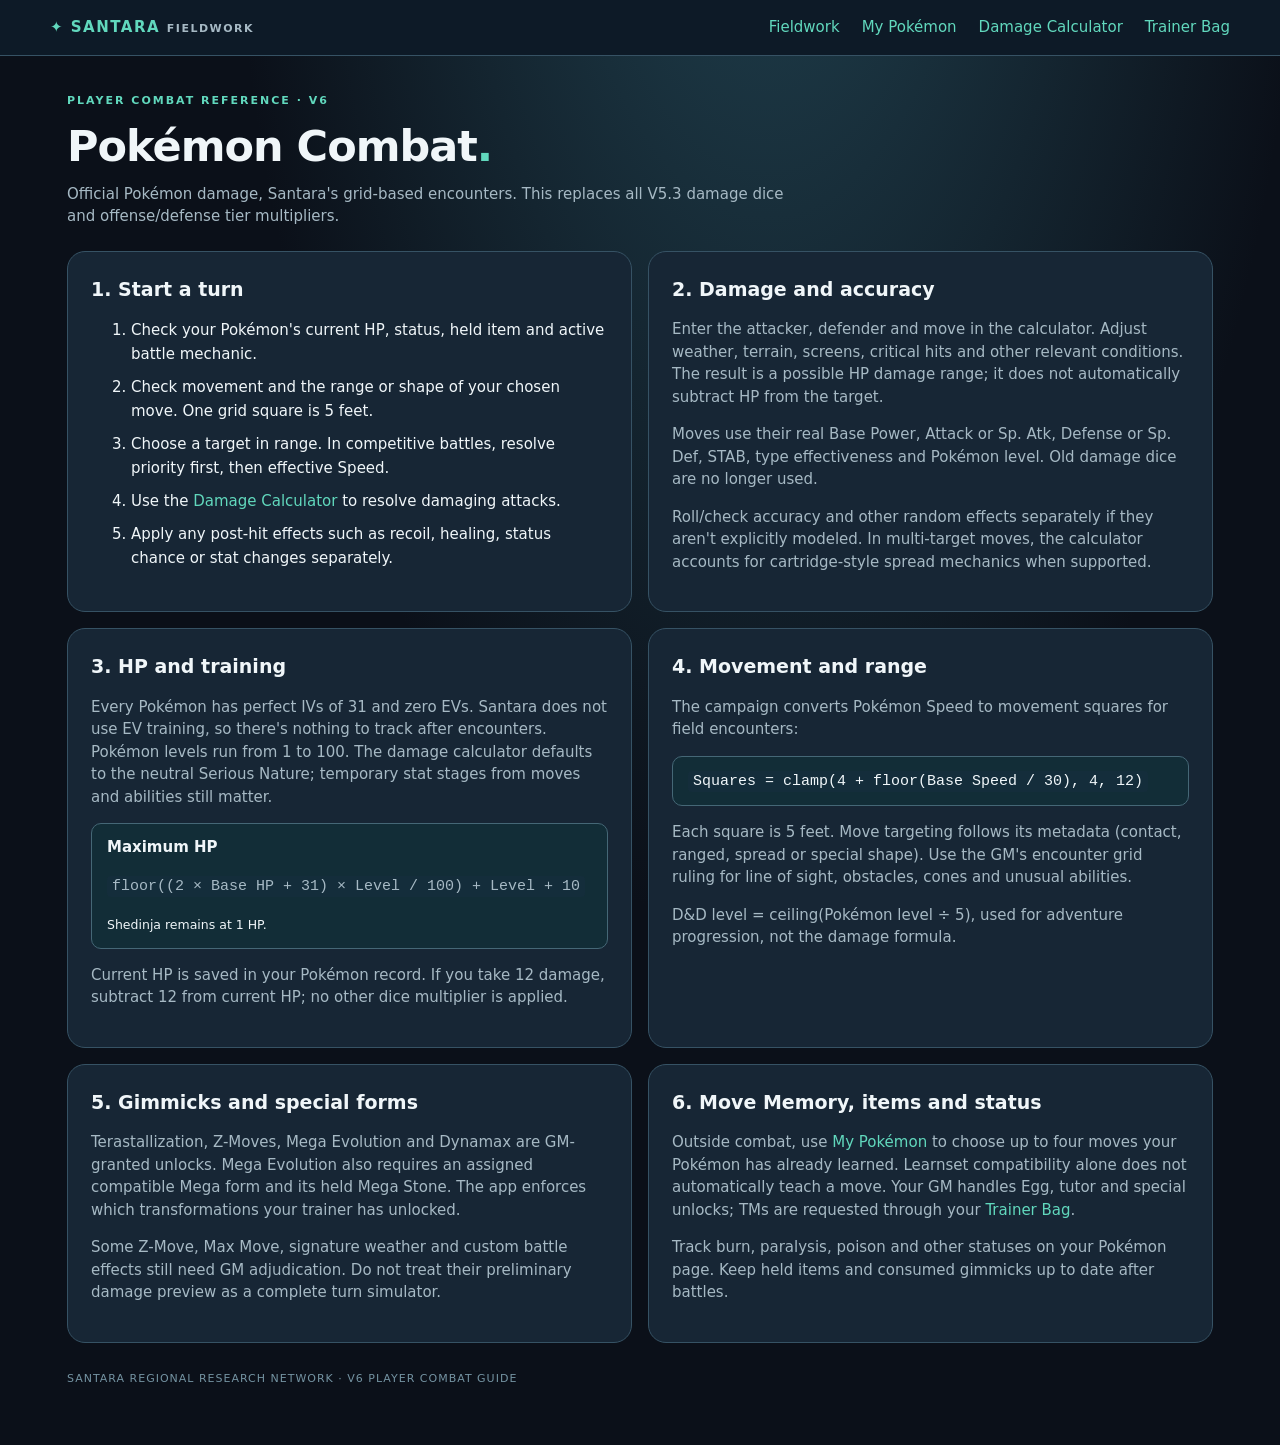
<file: combat-guide.html>
<!doctype html>
<html lang="en">
<head>
<meta charset="utf-8"><meta name="viewport" content="width=device-width,initial-scale=1">
<meta name="theme-color" content="#0b1019">
<title>V6 Combat Guide · Santara Fieldwork</title>
<link rel="stylesheet" href="./pokemon-party.css">
<style>
.combat-layout{display:grid;grid-template-columns:repeat(2,minmax(0,1fr));gap:16px;margin:18px 0}
.combat-layout .panel{margin:0}
.combat-layout h2{font-size:19px;margin:0 0 12px}
.combat-layout li{margin:9px 0;line-height:1.6}
.combat-layout code{background:#142d3b;border-radius:4px;padding:2px 5px}
.combat-formula{padding:12px 15px;background:#122d37;border:1px solid #456776;border-radius:10px;overflow-wrap:anywhere}
@media(max-width:790px){.combat-layout{grid-template-columns:1fr}}
</style>
</head>
<body>
<header class="bar"><a class="brand" href="./index.html">✦ SANTARA <span>FIELDWORK</span></a><nav><a href="./index.html">Fieldwork</a><a href="./pokemon-party.html">My Pokémon</a><a href="./damage-calculator.html">Damage Calculator</a><a href="./inventory.html">Trainer Bag</a></nav></header>
<main class="shell">
<section class="hero"><div><span class="eyebrow">PLAYER COMBAT REFERENCE · V6</span><h1>Pokémon Combat<span class="accent">.</span></h1><p>Official Pokémon damage, Santara's grid-based encounters. This replaces all V5.3 damage dice and offense/defense tier multipliers.</p></div></section>
<div class="combat-layout">
<section class="panel"><h2>1. Start a turn</h2><ol><li>Check your Pokémon's current HP, status, held item and active battle mechanic.</li><li>Check movement and the range or shape of your chosen move. One grid square is 5 feet.</li><li>Choose a target in range. In competitive battles, resolve priority first, then effective Speed.</li><li>Use the <a href="./damage-calculator.html">Damage Calculator</a> to resolve damaging attacks.</li><li>Apply any post-hit effects such as recoil, healing, status chance or stat changes separately.</li></ol></section>
<section class="panel"><h2>2. Damage and accuracy</h2><p>Enter the attacker, defender and move in the calculator. Adjust weather, terrain, screens, critical hits and other relevant conditions. The result is a possible HP damage range; it does not automatically subtract HP from the target.</p><p>Moves use their real Base Power, Attack or Sp. Atk, Defense or Sp. Def, STAB, type effectiveness and Pokémon level. Old damage dice are no longer used.</p><p>Roll/check accuracy and other random effects separately if they aren't explicitly modeled. In multi-target moves, the calculator accounts for cartridge-style spread mechanics when supported.</p></section>
<section class="panel"><h2>3. HP and training</h2><p>Every Pokémon has perfect IVs of 31 and zero EVs. Santara does not use EV training, so there's nothing to track after encounters. Pokémon levels run from 1 to 100. The damage calculator defaults to the neutral Serious Nature; temporary stat stages from moves and abilities still matter.</p><div class="combat-formula"><b>Maximum HP</b><p><code>floor((2 × Base HP + 31) × Level / 100) + Level + 10</code></p><small>Shedinja remains at 1 HP.</small></div><p>Current HP is saved in your Pokémon record. If you take 12 damage, subtract 12 from current HP; no other dice multiplier is applied.</p></section>
<section class="panel"><h2>4. Movement and range</h2><p>The campaign converts Pokémon Speed to movement squares for field encounters:</p><div class="combat-formula"><code>Squares = clamp(4 + floor(Base Speed / 30), 4, 12)</code></div><p>Each square is 5 feet. Move targeting follows its metadata (contact, ranged, spread or special shape). Use the GM's encounter grid ruling for line of sight, obstacles, cones and unusual abilities.</p><p>D&amp;D level = ceiling(Pokémon level ÷ 5), used for adventure progression, not the damage formula.</p></section>
<section class="panel"><h2>5. Gimmicks and special forms</h2><p>Terastallization, Z-Moves, Mega Evolution and Dynamax are GM-granted unlocks. Mega Evolution also requires an assigned compatible Mega form and its held Mega Stone. The app enforces which transformations your trainer has unlocked.</p><p>Some Z-Move, Max Move, signature weather and custom battle effects still need GM adjudication. Do not treat their preliminary damage preview as a complete turn simulator.</p></section>
<section class="panel"><h2>6. Move Memory, items and status</h2><p>Outside combat, use <a href="./pokemon-party.html">My Pokémon</a> to choose up to four moves your Pokémon has already learned. Learnset compatibility alone does not automatically teach a move. Your GM handles Egg, tutor and special unlocks; TMs are requested through your <a href="./inventory.html">Trainer Bag</a>.</p><p>Track burn, paralysis, poison and other statuses on your Pokémon page. Keep held items and consumed gimmicks up to date after battles.</p></section>
</div>
<footer>SANTARA REGIONAL RESEARCH NETWORK · V6 PLAYER COMBAT GUIDE</footer>
</main>
</body></html>
</file>
<file: pokemon-party.css>
:root{color-scheme:dark;--bg:#0b1019;--panel:#172635;--panel2:#1d3040;--edge:#365264;--text:#f0f6f9;--muted:#a6b9c4;--teal:#61d8bd;--gold:#f3ca81}
*{box-sizing:border-box}body{margin:0;background:radial-gradient(ellipse at 60% -20%,#214351 0%,transparent 50%),var(--bg);color:var(--text);font:15px/1.5 system-ui,-apple-system,"Segoe UI",sans-serif;min-height:100vh}button,input,select,textarea{font:inherit}button{cursor:pointer}button:disabled{opacity:.48;cursor:not-allowed}a{color:var(--teal);text-decoration:none}.bar{border-bottom:1px solid var(--edge);background:#0d1a27;padding:16px max(24px,calc((100vw - 1180px)/2));display:flex;justify-content:space-between;align-items:center;gap:20px}.brand{font-weight:850;letter-spacing:1.5px}.brand span{color:var(--muted);font-size:11px}.bar nav{display:flex;gap:22px}.shell{max-width:1190px;padding:32px 22px;margin:auto}.hero{display:flex;justify-content:space-between;gap:15px;align-items:center;margin-bottom:23px}.hero h1{font-size:clamp(30px,4vw,43px);letter-spacing:-1px;margin:4px 0}.hero p{color:var(--muted);margin:0;max-width:720px}.eyebrow{font-size:11px;font-weight:750;letter-spacing:2px;color:var(--teal)}.accent{color:var(--teal)}.chip,.tag{font-size:12px;padding:6px 11px;border:1px solid #517785;border-radius:999px;color:#c4e8e2;background:#183440}.chip{white-space:nowrap}.panel{background:var(--panel);border:1px solid var(--edge);border-radius:18px;padding:23px;margin-bottom:18px}.panel h2,.panel h3{margin:0 0 12px}.panel p{color:var(--muted)}.toolbar{display:flex;justify-content:space-between;align-items:center;gap:10px;margin-bottom:16px;flex-wrap:wrap}.toolbar h2{margin:0}.tabs{display:flex;gap:9px;flex-wrap:wrap}.btn{border:1px solid #4b7783;background:#23414b;color:var(--text);padding:9px 14px;border-radius:10px;font-weight:700}.btn:hover{border-color:var(--teal)}.btn.primary{color:#062821;background:var(--teal);border-color:var(--teal)}.btn.danger{color:#ffc4c2;border-color:#8b5a5a}.btn.small{padding:6px 10px;font-size:12px}.poke-grid{display:grid;grid-template-columns:repeat(3,minmax(0,1fr));gap:13px}.poke-card{border:1px solid #345467;background:linear-gradient(155deg,#1e3746,#132535);border-radius:16px;padding:16px;text-align:left;width:100%;color:var(--text);display:flex;gap:12px;align-items:center;min-width:0}.poke-card:hover{border-color:var(--teal)}.poke-art{width:96px;height:96px;object-fit:contain;flex-shrink:0}.poke-card .name{font-weight:800;font-size:17px}.poke-card .sub{font-size:12px;color:var(--muted)}.poke-info{flex:1;min-width:0}.hpbar{height:8px;border-radius:99px;background:#35485a;overflow:hidden;margin:9px 0 3px}.hpbar i{display:block;height:100%;background:#61ce96;border-radius:99px}.hpbar.low i{background:#e69d65}.hpbar.critical i{background:#de7878}.empty{border:1px dashed #4b6671;background:#132431;border-radius:15px;padding:31px;text-align:center;color:var(--muted)}.columns{display:grid;grid-template-columns:1fr 1fr;gap:17px}.stats-grid{display:grid;grid-template-columns:repeat(3,1fr);gap:10px}.stat{border:1px solid #3b5765;background:#102431;padding:14px;border-radius:12px}.stat b{display:block;font-size:24px}.stat small{color:var(--muted);font-size:11px}.detail-head{display:flex;gap:19px;align-items:center}.detail-head img{width:150px;height:150px;object-fit:contain}.detail-head h2{font-size:28px;margin:0}.detail-head p{margin:5px 0}.form-grid{display:grid;grid-template-columns:repeat(2,minmax(0,1fr));gap:13px}.field{display:flex;flex-direction:column;gap:5px;font-size:12px;color:var(--muted);font-weight:700}.field.full{grid-column:1/-1}input,select,textarea{background:#0d1d2c;color:white;padding:10px 12px;border:1px solid #416073;border-radius:10px;width:100%;min-width:0}textarea{resize:vertical;min-height:75px}.hint{font-size:12px;color:var(--muted)}.actions{display:flex;gap:9px;align-items:center;flex-wrap:wrap;margin-top:14px}.move-list{display:grid;grid-template-columns:1fr 1fr;gap:8px}.move{background:#233a48;border:1px solid #3e5867;border-radius:10px;padding:10px}.flag{font-size:12px;color:var(--gold)}#feedback{min-height:23px;color:var(--gold)}footer{margin:28px 0;color:#7493a2;font-size:11px;letter-spacing:1px}.hidden{display:none!important}@media(max-width:880px){.poke-grid{grid-template-columns:repeat(2,1fr)}.columns{grid-template-columns:1fr}}@media(max-width:620px){.bar,.hero{flex-direction:column;align-items:flex-start}.bar nav{flex-wrap:wrap}.poke-grid{grid-template-columns:1fr}.shell{padding:20px 13px}.panel{padding:16px}.detail-head img{width:110px;height:110px}.stats-grid{grid-template-columns:repeat(2,1fr)}.form-grid{grid-template-columns:1fr}.field.full{grid-column:auto}}

/* Requests and stat-import previews */
.entry{background:#112534;border:1px solid #36566a;border-radius:12px;padding:13px;margin:10px 0;overflow-wrap:anywhere}
.entry .hint{margin:7px 0}
#request-form .stats-grid{margin-top:7px}
#request-form .actions{grid-column:1/-1}
@media(max-width:620px){#request-form .actions{grid-column:auto}}

/* Independently searchable move slots and reusable custom definitions */
.move-fields{display:grid;grid-template-columns:repeat(2,minmax(0,1fr));gap:12px;margin:9px 0 14px}
.move-fields .field{min-width:0}
.move-fields input{width:100%}
.move p.hint{margin:7px 0 0;line-height:1.5}
@media(max-width:620px){.move-fields{grid-template-columns:1fr}}

/* Trainer progression switches and battle transformation controls */
.gimmick-grid{display:grid;grid-template-columns:repeat(2,minmax(0,1fr));gap:12px;margin:12px 0 18px}
.gimmick-tile{display:flex;flex-direction:column;gap:10px;background:#102835;border:1px solid #3e6373;border-radius:12px;padding:14px;min-width:0}
label.gimmick-tile{flex-direction:row;align-items:flex-start}
.gimmick-tile input[type=checkbox]{width:auto;min-width:18px;min-height:18px;margin-top:4px;accent-color:#5bdbbd}
.gimmick-tile small{display:block;color:#b7c5cf;font-size:12px;margin-top:5px}
.gimmick-tile .actions{margin-top:auto}.gimmick-tile button{align-self:flex-start}
.mega-entry{display:flex;align-items:center;flex-wrap:wrap;gap:10px;border:1px solid #3c5969;border-radius:10px;padding:11px;margin:9px 0}
.mega-entry .btn{margin-left:auto}.gimmick-tile .field{width:100%}
@media(max-width:720px){.gimmick-grid{grid-template-columns:1fr}}


/* GM custom species and Mega artwork catalogue */
.artwork-toolbar{display:flex;gap:13px;align-items:flex-end;flex-wrap:wrap;margin:20px 0}
.artwork-toolbar .field{min-width:185px}
.artwork-toolbar .artwork-search{flex:1;min-width:240px}
.artwork-gallery{display:grid;grid-template-columns:repeat(auto-fill,minmax(180px,1fr));gap:14px}
.artwork-card{display:flex;flex-direction:column;background:#102735;border:1px solid #3e6272;border-radius:14px;overflow:hidden;color:var(--text);text-align:left;padding:0;min-width:0;transition:border-color .15s,transform .15s}
.artwork-card:hover{border-color:var(--teal);transform:translateY(-2px)}
.artwork-card:focus-visible{outline:2px solid var(--teal);outline-offset:2px}
.artwork-card-image{height:168px;display:flex;align-items:center;justify-content:center;background:radial-gradient(circle at 50% 30%,#254858,#102634);padding:13px}
.artwork-card-image img,.artwork-large-preview img{max-width:100%;max-height:100%;width:100%;height:100%;object-fit:contain}
.artwork-card-label{display:flex;flex-direction:column;gap:3px;padding:12px}
.artwork-card-label b{overflow-wrap:anywhere}
.artwork-card-label small{color:var(--muted)}
.artwork-empty{display:flex;align-items:center;justify-content:center;flex-direction:column;gap:4px;font-size:50px;color:#6e9aa8}
.artwork-empty small{font-size:12px}
.artwork-editor{display:grid;grid-template-columns:minmax(200px,360px) 1fr;gap:22px;align-items:start}
.artwork-large-preview{height:345px;background:radial-gradient(circle at 50% 30%,#234758,#0c1e2a);border:1px solid #3c6071;border-radius:16px;display:flex;align-items:center;justify-content:center;padding:18px;overflow:hidden}
.artwork-sync{display:flex;flex-direction:row;align-items:flex-start;gap:10px;font-size:13px;font-weight:500;line-height:1.5}
.artwork-sync input[type=checkbox]{width:19px;height:19px;flex:0 0 auto;margin:1px 0 0;accent-color:var(--teal)}
.artwork-editor .actions.full{grid-column:1/-1}
@media(max-width:740px){.artwork-editor{grid-template-columns:1fr}.artwork-large-preview{height:280px}.artwork-gallery{grid-template-columns:repeat(2,minmax(0,1fr))}}
@media(max-width:420px){.artwork-gallery{grid-template-columns:1fr 1fr}.artwork-card-image{height:130px}.artwork-card-label{font-size:13px}}

/* Custom content browser */
.library-toolbar{display:grid;grid-template-columns:1fr 2fr;gap:12px;margin:16px 0}
.custom-library-grid{display:grid;grid-template-columns:repeat(2,minmax(0,1fr));gap:12px}
.custom-library-entry{display:flex;align-items:center;gap:12px;min-width:0;border:1px solid #416177;background:#102a39;border-radius:13px;padding:12px}
.custom-library-entry img,.library-symbol{width:65px;height:65px;flex-shrink:0;object-fit:contain}
.library-symbol{display:grid;place-items:center;font-size:30px;color:var(--teal)}
.library-description{min-width:0;flex:1}.library-description b,.library-description .hint{display:block}
.library-description p{margin:4px 0 0;font-size:12px;overflow-wrap:anywhere}
.library-actions{display:flex;flex-direction:column;gap:6px}
.custom-library-entry[hidden]{display:none!important}
@media(max-width:740px){.custom-library-grid,.library-toolbar{grid-template-columns:1fr}.custom-library-entry{flex-wrap:wrap}.library-actions{flex-direction:row;width:100%}}

/* V5.3 GM editor progression preview */
#v53-level-preview{grid-column:1/-1;border-left:3px solid var(--teal);padding:9px 13px;background:#15313a;border-radius:8px;margin:0}

/* V5.3 grid combat: readable move classes and custom move trait selection. */
.move-classifications{display:flex;flex-wrap:wrap;align-items:center;gap:6px;margin:8px 0}
.move-class{font-size:11px;font-weight:700;line-height:1.4;letter-spacing:.02em;color:#c7e9e4;background:#173540;border:1px solid #39616c;border-radius:7px;padding:4px 7px}
.trait-choices{display:grid;grid-template-columns:repeat(auto-fit,minmax(140px,1fr));gap:8px;padding:11px;border:1px solid #345467;background:#0d2030;border-radius:12px}
.trait-choices label{display:flex;gap:7px;align-items:center;color:var(--text);font-size:13px;font-weight:500}
.trait-choices input{margin:0;width:17px;height:17px}

/* Player Move Memory + GM move permissions */
.memory-move-list{display:flex;flex-direction:column;gap:8px;margin:12px 0 20px}
.memory-move-row{display:flex;align-items:center;justify-content:space-between;gap:12px;flex-wrap:wrap;border:1px solid #385766;border-radius:11px;padding:10px 12px;background:#112937}
.memory-move-row b{font-size:14px}
.memory-move-row .hint{font-weight:500;font-size:12px}
.memory-gm-panel{background:#112e39;border:1px solid #39707a;border-radius:14px;padding:16px;margin-top:20px}
.memory-gm-panel h3{margin-bottom:8px}
#memory-slots-form{margin:16px 0 24px}
#memory-slots-form .actions,.memory-gm-panel .actions{grid-column:1/-1;display:flex;flex-wrap:wrap;gap:8px}
@media(max-width:650px){.memory-move-row{align-items:flex-start}}

.memory-locked-list{display:flex;flex-wrap:wrap;gap:7px;margin-bottom:20px}
.memory-locked-item{display:flex;flex-direction:column;gap:2px;padding:7px 10px;color:var(--text);background:#172b38;border:1px dashed #466273;border-radius:9px;font-size:12px}
.memory-locked-item small{color:var(--muted);font-size:10px}

/* GM player progression and per-trainer reveal controls */
.unlock-trainer-picker{max-width:480px;margin:16px 0 4px}
.unlock-group{border:1px solid #3a5d6a;border-radius:12px;margin:12px 0;background:#102736;padding:12px 15px}
.unlock-group summary{display:flex;justify-content:space-between;align-items:center;gap:12px;cursor:pointer;font-weight:750;font-size:15px}
.unlock-group summary::marker{color:var(--teal)}
.unlock-group summary .chip{white-space:nowrap;flex-shrink:0}
.unlock-group>p{margin:10px 0}
.unlock-options{display:grid;grid-template-columns:repeat(2,minmax(0,1fr));gap:8px;margin-top:12px}
.unlock-row{display:flex;align-items:flex-start;gap:9px;border:1px solid #345263;border-radius:10px;padding:9px 11px;color:var(--text);background:#162d3a;font-size:13px;cursor:pointer}
.unlock-row:has(input:checked){border-color:var(--teal);background:#1a4444}
.unlock-row input[type=checkbox]{width:18px;height:18px;min-width:18px;flex:0 0 18px;padding:0;margin:1px 0 0;accent-color:var(--teal)}
.unlock-row b{display:block;font-weight:650;overflow-wrap:anywhere}
.unlock-row small{display:block;color:var(--muted);font-size:11px}
.unlock-savebar{display:flex;align-items:center;justify-content:space-between;gap:14px;flex-wrap:wrap;border-top:1px solid #3c5868;margin-top:19px;padding-top:17px}
.unlock-savebar .btn{min-width:210px}
@media(max-width:700px){.unlock-options{grid-template-columns:1fr}.unlock-group{padding:11px}.unlock-savebar .btn{width:100%}}

.unlock-table-scroll{width:100%;overflow-x:auto}
.unlock-table{width:100%;border-collapse:collapse;min-width:560px}
.unlock-table th,.unlock-table td{padding:9px 11px;text-align:left;border-bottom:1px solid #385768;font-size:12px}
.unlock-table th{color:var(--muted);font-weight:700}
.unlock-table .unlock-cell{text-align:center;font-variant-numeric:tabular-nums}
.unlock-table td:first-child{max-width:210px;overflow-wrap:anywhere}
.unlock-table tr:last-child td{border-bottom:0}

/* GM pre-release V6 HP migration with safe previews. */
.hp-migrate-stats{display:flex;flex-wrap:wrap;gap:8px;margin:15px 0}
.hp-migrate-stats>*{padding:8px 11px;border:1px solid #3b5a68;background:#162e3a;border-radius:9px;font-size:12px}
.hp-migrate-check{display:flex;align-items:flex-start;gap:10px;margin:12px 0;padding:13px;background:#352b25;border:1px solid #ae7f50;border-radius:11px;cursor:pointer}
.hp-migrate-check input[type=checkbox]{min-width:19px;height:19px;margin:2px 0 0;accent-color:var(--teal)}
.hp-migrate-check b{display:block;margin-bottom:4px}
.hp-migrate-check small{display:block;color:#e4cbb4}
.hp-migrate-actions{display:flex;gap:11px;flex-wrap:wrap;margin:18px 0}
.hp-migrate-table-wrap{overflow-x:auto;width:100%;margin-top:18px}
.hp-migrate-table{width:100%;border-collapse:collapse;min-width:660px}
.hp-migrate-table th,.hp-migrate-table td{padding:10px 12px;text-align:left;border-bottom:1px solid #3a5463;font-size:12px}
.hp-migrate-table th{color:var(--muted)}
.hp-migrate-table tr:last-child td{border:0}
@media(max-width:650px){.hp-migrate-actions .btn{width:100%}}


/* Gigantamax artwork reference in the Pokémon customization editor.
   Preview-only: expanding the image never changes battle gimmicks or Firestore. */
.gmax-customization-preview{min-width:0}
.gmax-artwork{overflow:hidden;border:1px solid #715a79;border-radius:15px;background:linear-gradient(120deg,#251d39,#192d3c 75%);color:var(--text)}
.gmax-artwork summary{list-style:none;display:flex;align-items:center;gap:13px;min-height:90px;padding:10px 13px;cursor:pointer}
.gmax-artwork summary::-webkit-details-marker{display:none}
.gmax-artwork summary:focus-visible{outline:2px solid var(--teal);outline-offset:-3px}
.gmax-artwork summary:hover{background:#ffffff08}
.gmax-artwork-thumbnail{display:grid;place-items:center;flex:none;width:74px;height:74px;border:1px solid #785b79;border-radius:12px;background:#1a2535;overflow:hidden}
.gmax-artwork-thumbnail img{display:block;width:100%;height:100%;object-fit:contain}
.gmax-artwork-heading{display:flex;flex-direction:column;gap:3px;min-width:0}
.gmax-artwork-heading b{font-size:14px;color:#ffe3f2}
.gmax-artwork-heading small{font-size:12px;color:#b8c8d4;font-weight:500;line-height:1.4}
.gmax-artwork-expand{font-size:23px;line-height:1;margin-left:auto;color:#ddb4d9;transition:transform .16s ease}
.gmax-artwork[open] .gmax-artwork-expand{transform:rotate(180deg)}
.gmax-artwork-comparison{display:grid;grid-template-columns:repeat(2,minmax(0,1fr));gap:12px;padding:0 13px 12px}
.gmax-artwork-comparison figure{margin:0;min-width:0;border:1px solid #496072;border-radius:12px;background:#102331;overflow:hidden}
.gmax-artwork-canvas{display:grid;place-items:center;height:210px;padding:10px;background:radial-gradient(circle at 50% 55%,#2e4354,#102331 70%)}
.gmax-artwork-canvas img,.gmax-artwork-canvas .poke-art{display:block;width:100%;height:100%;object-fit:contain}
.gmax-artwork-comparison figcaption{padding:9px 8px;text-align:center;font-size:12px;font-weight:700;color:#d9e8f1}
.gmax-artwork p.hint{padding:0 15px 12px;margin:0;font-weight:500}
@media(max-width:620px){
 .gmax-artwork summary{gap:9px;padding:9px}
 .gmax-artwork-thumbnail{width:58px;height:58px}
 .gmax-artwork-heading b{font-size:12px}
 .gmax-artwork-heading small{font-size:11px}
 .gmax-artwork-comparison{gap:8px;padding:0 9px 10px}
 .gmax-artwork-canvas{height:150px;padding:6px}
 .gmax-artwork-comparison figcaption{font-size:11px}
}


/* Trainer-owned Pokémon leveling, independent of cosmetic customization. */
.pokemon-level-form{display:grid;grid-template-columns:minmax(150px,230px) minmax(180px,1fr) auto;
 align-items:end;gap:12px;padding:15px;margin:0 0 19px;border-radius:12px;
 background:#102b35;border:1px solid #3a7670}
.pokemon-level-form .field{min-width:0}
.pokemon-level-preview{margin:0;align-self:center;line-height:1.55;color:#c4f2e4}
.pokemon-level-form .btn{white-space:nowrap;align-self:end}
.pokemon-level-help{grid-column:1/-1;margin:0;line-height:1.45}
@media(max-width:800px){
 .pokemon-level-form{grid-template-columns:repeat(2,minmax(0,1fr))}
 .pokemon-level-preview{grid-column:1/-1;grid-row:2}
 .pokemon-level-form .btn{justify-self:start}
}
@media(max-width:480px){
 .pokemon-level-form{grid-template-columns:1fr}
 .pokemon-level-preview{grid-column:auto;grid-row:auto}
 .pokemon-level-form .btn{width:100%}
}


/* Shared Trainer Training Points, per-Pokémon Champions-style Stat Points. */
.training-overview{display:flex;justify-content:space-between;align-items:center;gap:16px;flex-wrap:wrap}
.training-overview>div{flex:1;min-width:220px}
.training-overview .eyebrow{display:block;margin-bottom:7px}
.training-overview h3{margin:0 0 6px}
.training-overview .hint{margin:6px 0;line-height:1.5}
.training-award-form{display:flex;align-items:flex-end;gap:9px;flex-wrap:wrap}
.training-award-form .field{width:118px}
.training-award-form button{white-space:nowrap}
.stat-points-section{margin:20px 0 4px;padding:15px;background:#122b36;border:1px solid #3d736c;border-radius:12px}
.stat-points-heading{display:flex;justify-content:space-between;align-items:center;gap:12px;flex-wrap:wrap}
.stat-points-heading h4{margin:0;font-size:17px}
.stat-points-section>.hint{margin:10px 0 16px;line-height:1.5}
.stat-point-grid{display:grid;grid-template-columns:repeat(3,minmax(0,1fr));gap:12px;grid-column:1/-1}
.sp-field small{font-size:10px;color:#9eb9c0}
#pokemon-sp-form .actions,#pokemon-sp-form #pokemon-sp-preview{grid-column:1/-1}
#pokemon-sp-preview{margin:0;line-height:1.5;color:#bbe2d9}
@media(max-width:650px){.stat-point-grid{grid-template-columns:repeat(2,minmax(0,1fr))}.training-overview{align-items:flex-start}}


/* View-only field initiative based on Nature, SP, form and effective Speed. */
.initiative-card-line{display:block;margin-top:6px;color:#baf1e3;font-size:12px;line-height:1.35}
.initiative-card-line b{font-size:12px;font-weight:800}
.initiative-card-line small{font-weight:500;color:#a1bac4}
.field-initiative-panel{background:linear-gradient(125deg,#102e37,#17283c);border:1px solid #447c7c;border-radius:12px;padding:15px;margin:15px 0}
.field-initiative-top{display:flex;justify-content:space-between;gap:13px;align-items:center;flex-wrap:wrap}
.field-initiative-top h4{font-size:21px;font-weight:700;margin:3px 0 3px}
.field-initiative-top h4 strong{color:#86e8cc;font-size:25px}
.field-initiative-top .hint{margin:5px 0}
.field-initiative-options{border-top:1px solid #315b66;margin-top:12px;padding-top:11px}
.field-initiative-options summary{cursor:pointer;font-size:12px;color:#baf1e3;font-weight:750}
.field-initiative-options summary:hover{color:#e6fff6}
.field-initiative-controls{display:flex;align-items:end;gap:12px;flex-wrap:wrap;margin:12px 0}
.field-initiative-controls .field{min-width:90px;max-width:140px}
.initiative-check{display:flex;align-items:center;gap:7px;padding:8px 10px;border:1px solid #3b6570;border-radius:9px;min-height:39px;font-size:12px;cursor:pointer}
.initiative-check input{width:16px;height:16px;margin:0;accent-color:#61d8bd}
.field-initiative-footnote{font-size:11px;line-height:1.5;margin:11px 0 0;color:#b8cdd4}
@media(max-width:620px){
 .field-initiative-panel{padding:11px}
 .field-initiative-top h4{font-size:19px}
 .field-initiative-top h4 strong{font-size:23px}
}
</file>
